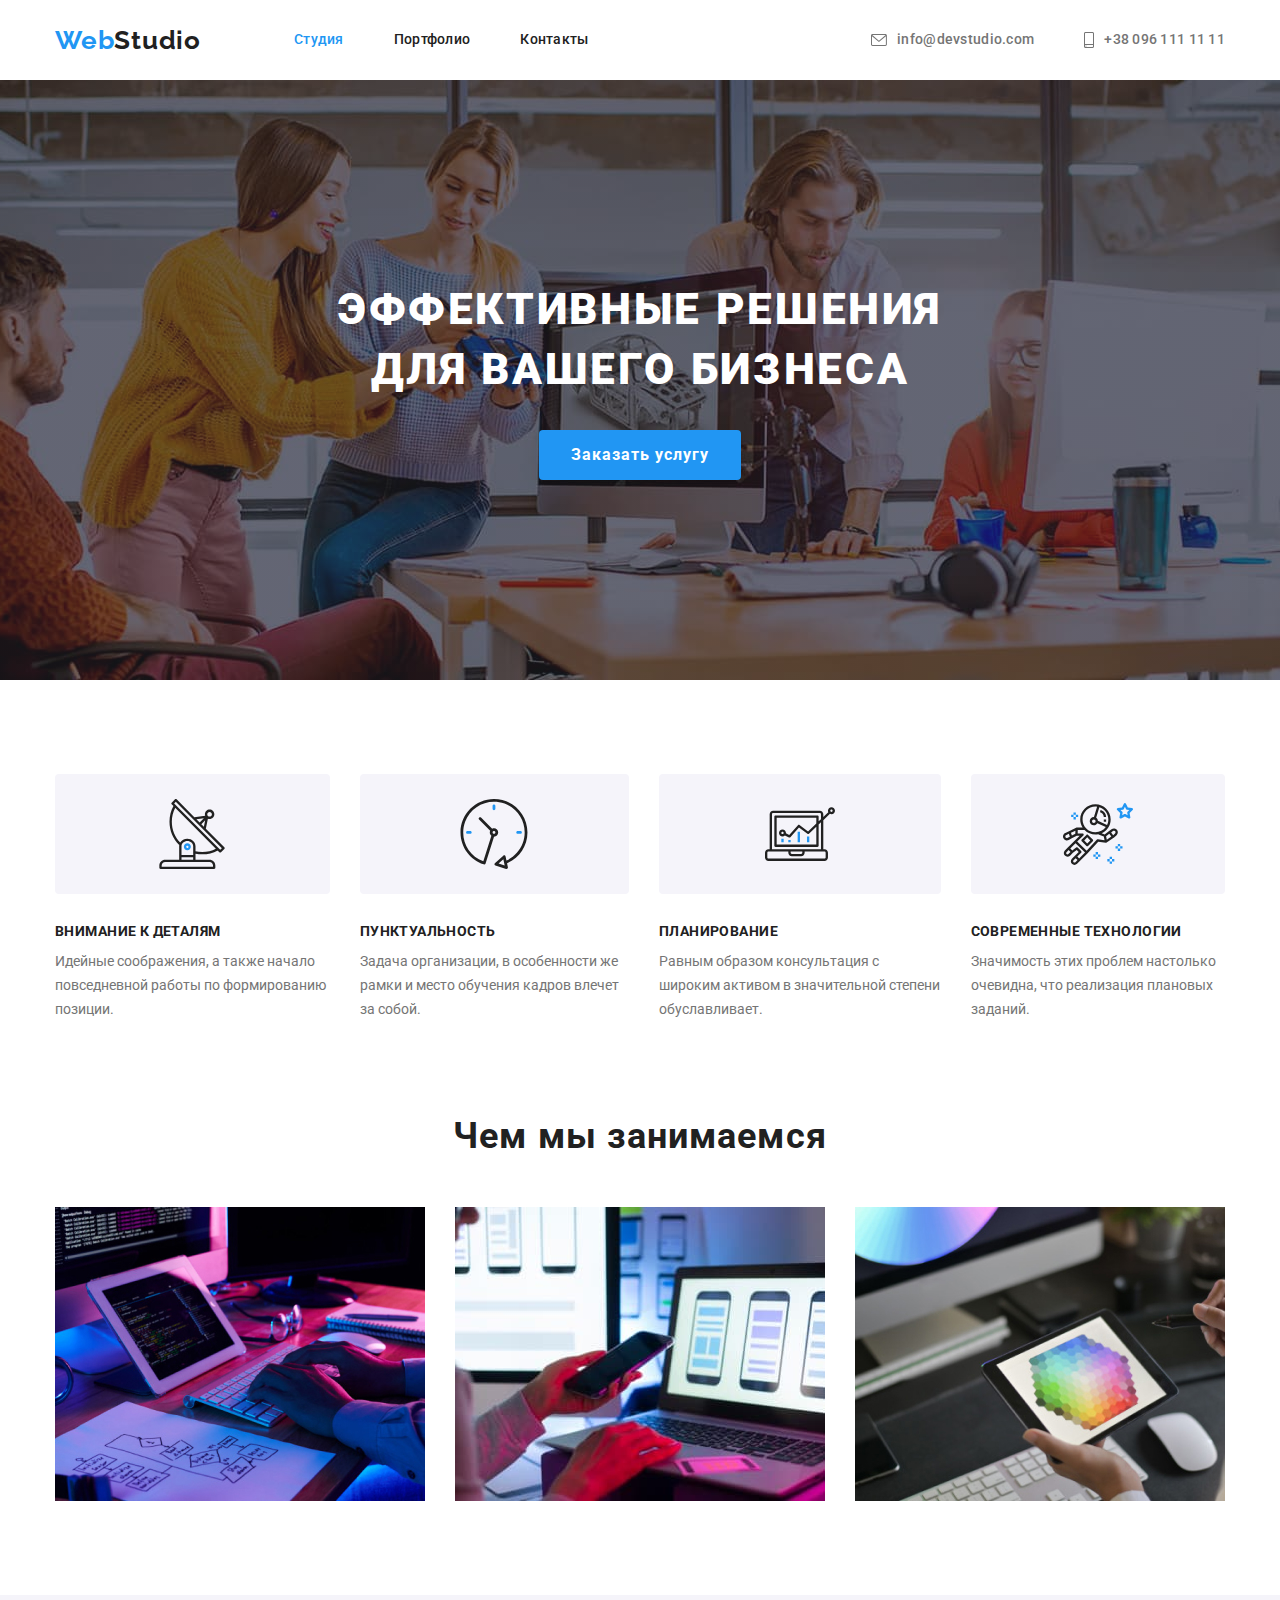
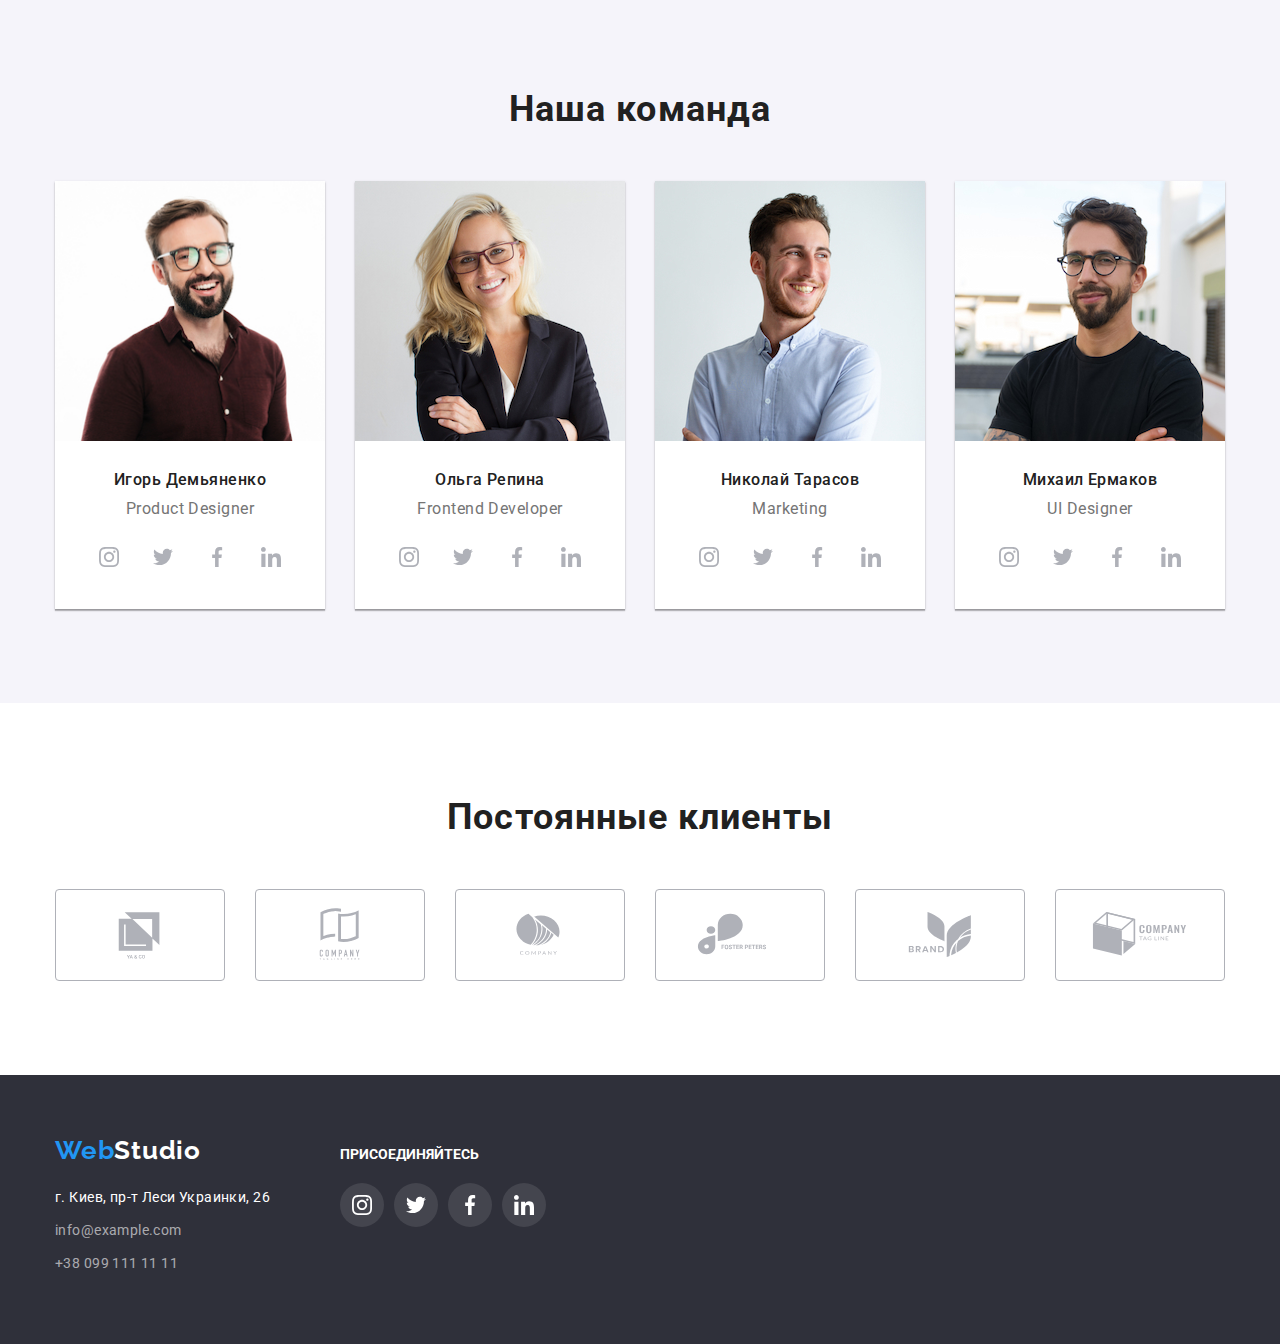
<file: index.html>
<!DOCTYPE html>
<html lang="ru">
  <head>
    <meta charset="UTF-8" />
    <meta http-equiv="X-UA-Compatible" content="IE=edge" />
    <meta name="viewport" content="width=device-width, initial-scale=1.0" />
    <title>WebStudio</title>
    <link
      href="https://fonts.googleapis.com/css2?family=Raleway:wght@700&family=Roboto:wght@400;500;700;900&display=swap"
      rel="stylesheet"
    />
    <link
      rel="stylesheet"
      href="https://cdnjs.cloudflare.com/ajax/libs/modern-normalize/1.1.0/modern-normalize.min.css"
    />
    <link rel="stylesheet" href="./css/styles.css" />
  </head>
  <body>
    <!--Шапка-->
    <header class="header">
      <div class="container main-info">
        <a href="./index.html" class="logo">Web<span class="studio-header">Studio</span></a>
        <nav>
          <ul class="site-nav list">
            <li class="item"><a href="" class="link current">Студия</a></li>
            <li class="item"><a href="./portfolio.html" class="link">Портфолио</a></li>
            <li class="item"><a href="" class="link">Контакты</a></li>
          </ul>
        </nav>
        <ul class="contacts-list list">
          <li class="item">
            <a href="mailto:info@devstudio.com" class="header-contacts link">
              <svg class="icon mail" width="16" height="12">
                <use href="./images/icons.svg#mail"></use>
              </svg>
              info@devstudio.com</a
            >
          </li>
          <li class="item">
            <a href="tel:+380961111111" class="link header-contacts">
              <svg class="icon phone" width="10" height="16">
                <use href="./images/icons.svg#icon-smartphone"></use>
              </svg>
              +38 096 111 11 11</a
            >
          </li>
        </ul>
      </div>
    </header>
    <!--Основа-->
    <main>
      <!--Основная часть-->
      <section class="hero overlay">
        <h1 class="hero-title">
          ЭФФЕКТИВНЫЕ РЕШЕНИЯ <br />
          ДЛЯ ВАШЕГО БИЗНЕСА
        </h1>
        <button type="button" class="button primary">Заказать услугу</button>
      </section>
      <!--Качества-->
      <section class="section-first">
        <div class="container">
          <h2 class="section-title visually-hidden">Перечень Преимуществ</h2>
          <ul class="features-list">
            <li class="features-item">
              <div class="features-thumb">
                <svg class="svg-main">
                  <use href="./images/icons.svg#icon-antenna"></use>
                </svg>
              </div>
              <h3 class="title-features">Внимание к деталям</h3>
              <p class="features-text">
                Идейные соображения, а также начало повседневной работы по формированию позиции.
              </p>
            </li>
            <li class="features-item">
              <div class="features-thumb">
                <svg class="svg-main">
                  <use href="./images/icons.svg#icon-clock"></use>
                </svg>
              </div>
              <h3 class="title-features">Пунктуальность</h3>
              <p class="features-text">
                Задача организации, в особенности же рамки и место обучения кадров влечет за собой.
              </p>
            </li>
            <li class="features-item">
              <div class="features-thumb">
                <svg class="svg-main">
                  <use href="./images/icons.svg#icon-diagram"></use>
                </svg>
              </div>
              <h3 class="title-features">Планирование</h3>
              <p class="features-text">
                Равным образом консультация с широким активом в значительной степени обуславливает.
              </p>
            </li>
            <li class="features-item">
              <div class="features-thumb">
                <svg class="svg-main">
                  <use href="./images/icons.svg#icon-astronaut"></use>
                </svg>
              </div>
              <h3 class="title-features">Современные технологии</h3>
              <p class="features-text">
                Значимость этих проблем настолько очевидна, что реализация плановых заданий.
              </p>
            </li>
          </ul>
        </div>
      </section>
      <!--Картинки-->
      <section class="section-second">
        <div class="container">
          <h2 class="section-title">Чем мы занимаемся</h2>
          <ul class="images-list list">
            <li class="picture-item">
              <img src="./images/logo2.jpg" alt="Набор текста на клавиатуре" width="370" />
            </li>
            <li class="picture-item">
              <img src="./images/logo1.jpg" alt="Работа за компьютером" width="370" />
            </li>
            <li class="picture-item">
              <img src="./images/logo3.jpg" alt="Работа за планшетом" width="370" />
            </li>
          </ul>
        </div>
      </section>
      <!--Состав команды-->
      <section class="team-section">
        <div class="container">
          <h2 class="section-title">Наша команда</h2>
          <ul class="team-list list">
            <li class="teammate">
              <img class="human" src="./images/photo1.jpg" alt="сотрудник1" width="270" />
              <div class="description">
                <h3 class="title">Игорь Демьяненко</h3>
                <p class="team-text">Product Designer</p>
                <ul class="team-soc-list list">
                  <li class="team-soc-item">
                    <a href="" class="team-soc-link link">
                      <svg class="team-soc-icon" width="20" height="20">
                        <use href="./images/icons.svg#instagram"></use>
                      </svg>
                    </a>
                  </li>
                  <li class="team-soc-item">
                    <a href="" class="team-soc-link link">
                      <svg class="team-soc-icon" width="20" height="20">
                        <use href="./images/icons.svg#twitter"></use>
                      </svg>
                    </a>
                  </li>
                  <li class="team-soc-item">
                    <a href="" class="team-soc-link link">
                      <svg class="team-soc-icon" width="20" height="20">
                        <use href="./images/icons.svg#facebook"></use>
                      </svg>
                    </a>
                  </li>
                  <li class="team-soc-item">
                    <a href="" class="team-soc-link link">
                      <svg class="team-soc-icon" width="20" height="20">
                        <use href="./images/icons.svg#linkedin"></use>
                      </svg>
                    </a>
                  </li>
                </ul>
              </div>
            </li>
            <li class="teammate">
              <img class="human" src="./images/photo2.jpg" alt="сотрудник2" width="270" />
              <div class="description">
                <h3 class="title">Ольга Репина</h3>
                <p class="team-text">Frontend Developer</p>
                <ul class="team-soc-list list">
                  <li class="team-soc-item">
                    <a href="" class="team-soc-link link">
                      <svg class="team-soc-icon" width="20" height="20">
                        <use href="./images/icons.svg#instagram"></use>
                      </svg>
                    </a>
                  </li>
                  <li class="team-soc-item">
                    <a href="" class="team-soc-link link">
                      <svg class="team-soc-icon" width="20" height="20">
                        <use href="./images/icons.svg#twitter"></use>
                      </svg>
                    </a>
                  </li>
                  <li class="team-soc-item">
                    <a href="" class="team-soc-link link">
                      <svg class="team-soc-icon" width="20" height="20">
                        <use href="./images/icons.svg#facebook"></use>
                      </svg>
                    </a>
                  </li>
                  <li class="team-soc-item">
                    <a href="" class="team-soc-link link">
                      <svg class="team-soc-icon" width="20" height="20">
                        <use href="./images/icons.svg#linkedin"></use>
                      </svg>
                    </a>
                  </li>
                </ul>
              </div>
            </li>
            <li class="teammate">
              <img class="human" src="./images/photo3.jpg" alt="сотрудник3" width="270" />
              <div class="description">
                <h3 class="title">Николай Тарасов</h3>
                <p class="team-text">Marketing</p>
                <ul class="team-soc-list list">
                  <li class="team-soc-item">
                    <a href="" class="team-soc-link link">
                      <svg class="team-soc-icon" width="20" height="20">
                        <use href="./images/icons.svg#instagram"></use>
                      </svg>
                    </a>
                  </li>
                  <li class="team-soc-item">
                    <a href="" class="team-soc-link link">
                      <svg class="team-soc-icon" width="20" height="20">
                        <use href="./images/icons.svg#twitter"></use>
                      </svg>
                    </a>
                  </li>
                  <li class="team-soc-item">
                    <a href="" class="team-soc-link link">
                      <svg class="team-soc-icon" width="20" height="20">
                        <use href="./images/icons.svg#facebook"></use>
                      </svg>
                    </a>
                  </li>
                  <li class="team-soc-item">
                    <a href="" class="team-soc-link link">
                      <svg class="team-soc-icon" width="20" height="20">
                        <use href="./images/icons.svg#linkedin"></use>
                      </svg>
                    </a>
                  </li>
                </ul>
              </div>
            </li>
            <li class="teammate">
              <img class="human" src="./images/photo4.jpg" alt="сотрудник4" width="270" />
              <div class="description">
                <h3 class="title">Михаил Ермаков</h3>
                <p class="team-text">UI Designer</p>
                <ul class="team-soc-list list">
                  <li class="team-soc-item">
                    <a href="" class="team-soc-link link">
                      <svg class="team-soc-icon" width="20" height="20">
                        <use href="./images/icons.svg#instagram"></use>
                      </svg>
                    </a>
                  </li>
                  <li class="team-soc-item">
                    <a href="" class="team-soc-link link">
                      <svg class="team-soc-icon" width="20" height="20">
                        <use href="./images/icons.svg#twitter"></use>
                      </svg>
                    </a>
                  </li>
                  <li class="team-soc-item">
                    <a href="" class="team-soc-link link">
                      <svg class="team-soc-icon" width="20" height="20">
                        <use href="./images/icons.svg#facebook"></use>
                      </svg>
                    </a>
                  </li>
                  <li class="team-soc-item">
                    <a href="" class="team-soc-link link">
                      <svg class="team-soc-icon" width="20" height="20">
                        <use href="./images/icons.svg#linkedin"></use>
                      </svg>
                    </a>
                  </li>
                </ul>
              </div>
            </li>
          </ul>
        </div>
      </section>
      <!--Клиенты-->
      <section class="clients">
        <div class="container">
          <h2 class="section-title">Постоянные клиенты</h2>
          <ul class="clients-list list">
            <li class="clients-item">
              <a href="" class="clients-link"
                ><svg class="clients-logo">
                  <use href="./images/icons.svg#icon-company1"></use></svg
              ></a>
            </li>
            <li class="clients-item">
              <a href="" class="clients-link"
                ><svg class="clients-logo">
                  <use href="./images/icons.svg#icon-Logo2"></use></svg
              ></a>
            </li>
            <li class="clients-item">
              <a href="" class="clients-link"
                ><svg class="clients-logo">
                  <use href="./images/icons.svg#icon-Logo3"></use></svg
              ></a>
            </li>
            <li class="clients-item">
              <a href="" class="clients-link"
                ><svg class="clients-logo">
                  <use href="./images/icons.svg#icon-Logo4"></use></svg
              ></a>
            </li>
            <li class="clients-item">
              <a href="" class="clients-link"
                ><svg class="clients-logo">
                  <use href="./images/icons.svg#icon-Logo5"></use></svg
              ></a>
            </li>
            <li class="clients-item">
              <a href="" class="clients-link"
                ><svg class="clients-logo">
                  <use href="./images/icons.svg#icon-Logo6"></use></svg
              ></a>
            </li>
          </ul>
        </div>
      </section>
    </main>
    <!--Футер-->
    <footer class="footer">
      <div class="container footer-socials">
        <div class="footer-address">
          <a href="./index.html" class="logo">Web<span class="studio-footer">Studio</span></a>
          <address class="address">
            <a
              href="http://bit.ly/3pXMvUd"
              target="_blank"
              class="location"
              rel="noopener noreferrer"
              >г. Киев, пр-т Леси Украинки, 26</a
            >
          </address>
          <ul class="footer-list">
            <li class="location-item">
              <a href="mailto:info@example.com" class="footer-contacts">info@example.com</a>
            </li>
            <li class="location-item">
              <a href="tel:+380991111111" class="footer-contacts">+38 099 111 11 11</a>
            </li>
          </ul>
        </div>
        <div class="join">
          <h2 class="join-title">Присоединяйтесь</h2>
          <ul class="socials list">
            <li class="social-item">
              <a class="social-link" href="">
                <svg class="social-icon">
                  <use href="./images/icons.svg#instagram"></use>
                </svg>
              </a>
            </li>
            <li class="social-item">
              <a class="social-link" href="">
                <svg class="social-icon">
                  <use href="./images/icons.svg#twitter"></use>
                </svg>
              </a>
            </li>
            <li class="social-item">
              <a class="social-link" href="">
                <svg class="social-icon">
                  <use href="./images/icons.svg#facebook"></use>
                </svg>
              </a>
            </li>
            <li class="social-item">
              <a class="social-link" href="">
                <svg class="social-icon">
                  <use href="./images/icons.svg#linkedin"></use>
                </svg>
              </a>
            </li>
          </ul>
        </div>
      </div>
    </footer>
  </body>
</html>
</file>
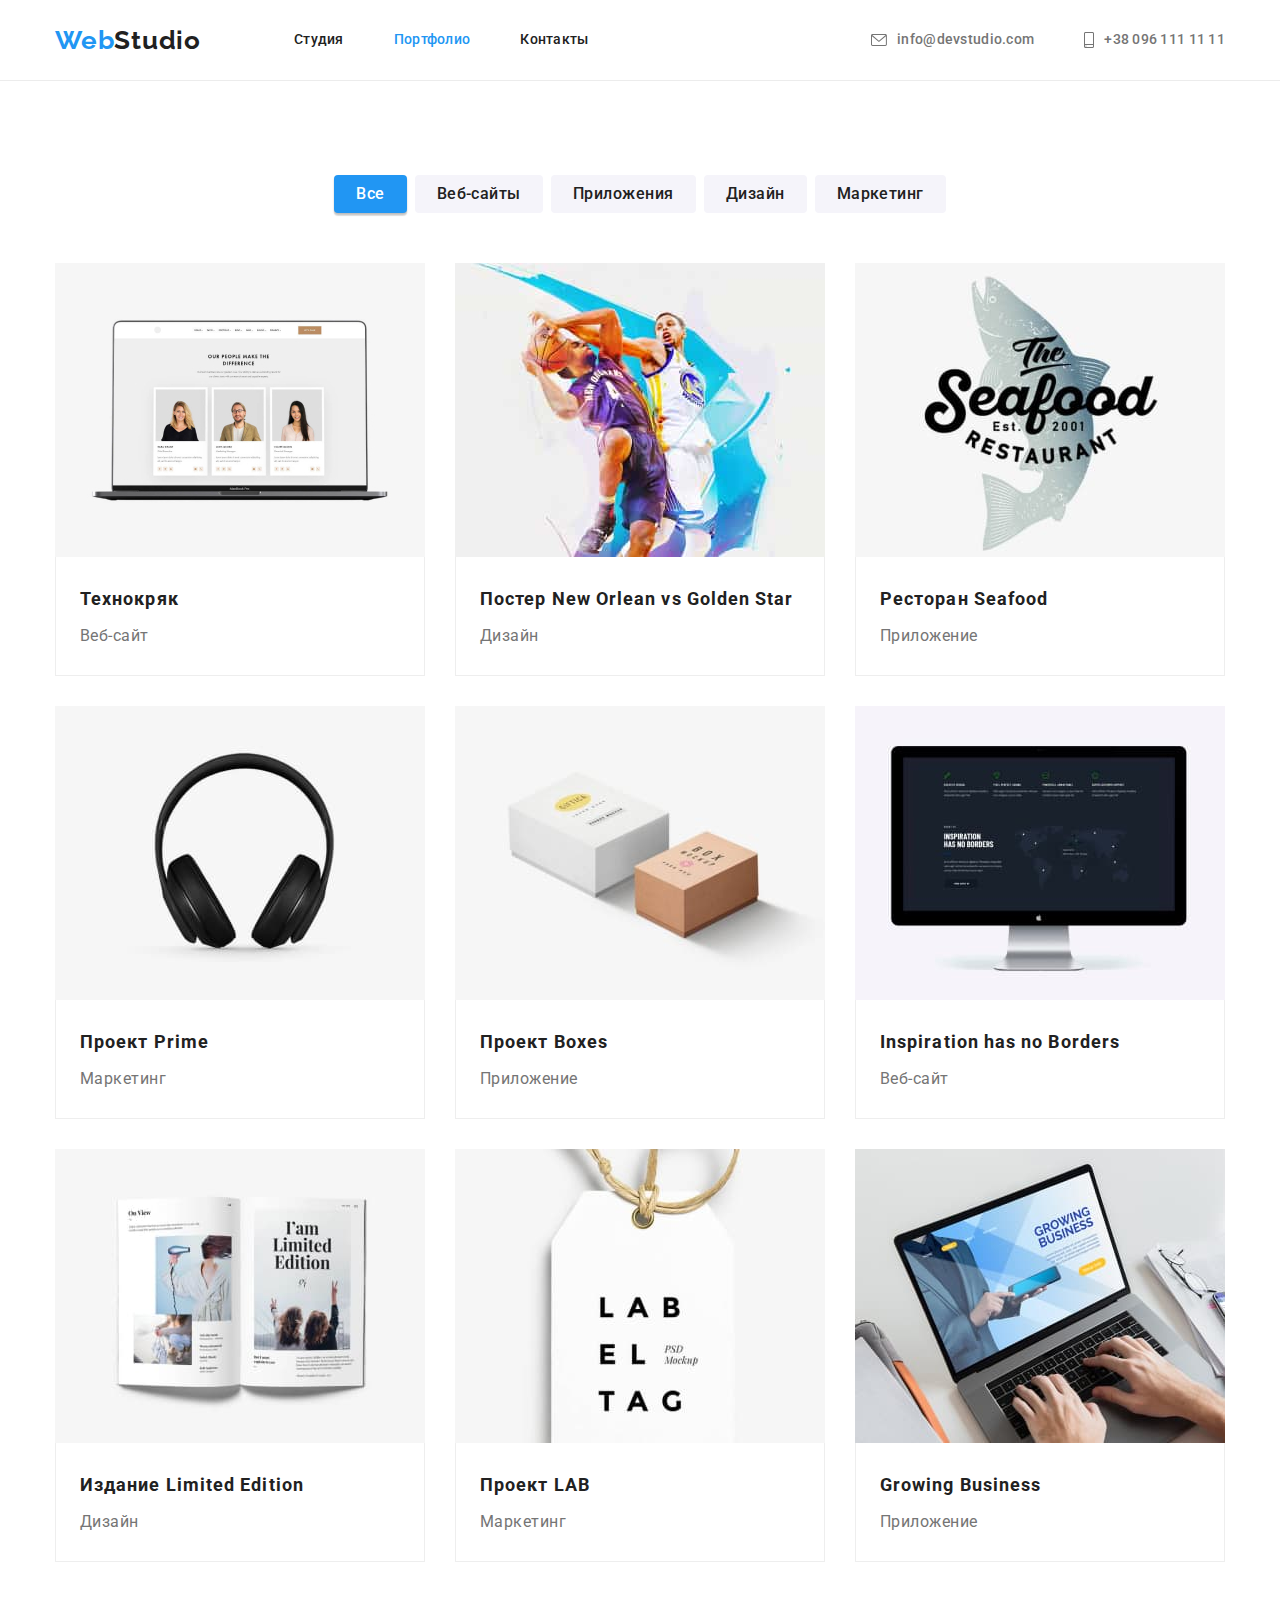
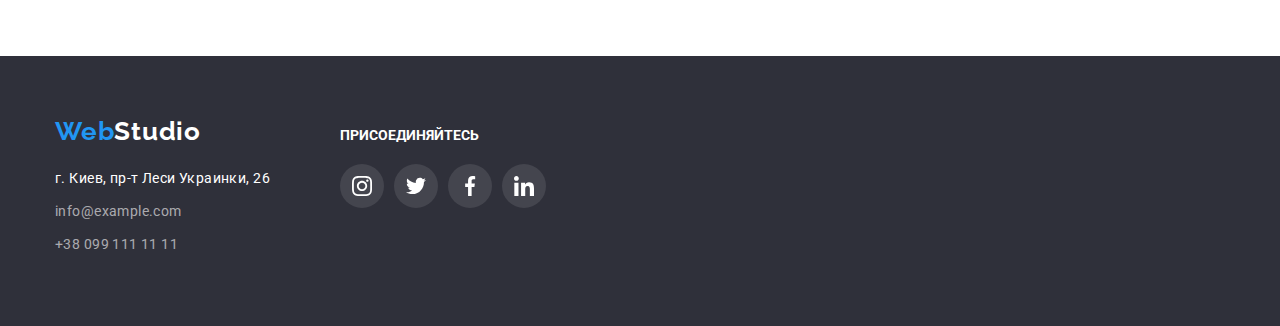
<file: portfolio.html>
<!DOCTYPE html>
<html lang="ru">
  <head>
    <meta charset="UTF-8" />
    <meta http-equiv="X-UA-Compatible" content="IE=edge" />
    <meta name="viewport" content="width=device-width, initial-scale=1.0" />
    <title>Портфолио</title>
    <link
      href="https://fonts.googleapis.com/css2?family=Raleway:wght@700&family=Roboto:wght@400;500;700;900&display=swap"
      rel="stylesheet"
    />
    <link
      rel="stylesheet"
      href="https://cdnjs.cloudflare.com/ajax/libs/modern-normalize/1.1.0/modern-normalize.min.css"
    />
    <link rel="stylesheet" href="./css/styles.css" />
  </head>
  <body>
    <!--Шапка-->
    <header class="portfolio-header header">
      <div class="container main-info">
        <a href="./index.html" class="logo">Web<span class="studio-header">Studio</span></a>
        <nav>
          <ul class="site-nav list">
            <li class="item"><a href="./index.html" class="link">Студия</a></li>
            <li class="item"><a href="./portfolio.html" class="link current">Портфолио</a></li>
            <li class="item"><a href="" class="link">Контакты</a></li>
          </ul>
        </nav>
        <ul class="contacts-list list">
          <li class="item">
            <a href="mailto:info@devstudio.com" class="link header-contacts">
              <svg class="icon mail" width="16" height="12">
                <use href="./images/icons.svg#mail"></use>
              </svg>
              info@devstudio.com</a
            >
          </li>
          <li class="item">
            <a href="tel:+380961111111" class="link header-contacts">
              <svg class="icon phone" width="10" height="16">
                <use href="./images/icons.svg#icon-smartphone"></use>
              </svg>
              +38 096 111 11 11</a
            >
          </li>
        </ul>
      </div>
    </header>
    <!-- Основная часть -->
    <main>
      <section class="portfolio-main">
        <div class="container">
          <h1 class="visually-hidden">Портфолио</h1>
          <ul class="button-list list">
            <li class="item"><button type="button" class="active button">Все</button></li>
            <li class="item"><button type="button" class="button">Веб-сайты</button></li>
            <li class="item"><button type="button" class="button">Приложения</button></li>
            <li class="item"><button type="button" class="button">Дизайн</button></li>
            <li class="item"><button type="button" class="button">Маркетинг</button></li>
          </ul>
          <ul class="images-container list">
            <li class="images-item">
              <img class="portfolio-logos" src="./images/port1.jpg" alt="ноутбук" width="370" />
              <div class="pictures-text">
                <h2 class="tech-title">Технокряк</h2>
                <p class="tech-text">Веб-сайт</p>
              </div>
            </li>
            <li class="images-item">
              <img
                class="portfolio-logos"
                src="./images/port2.jpg"
                alt="баскетболисты"
                width="370"
              />
              <div class="pictures-text">
                <h2 class="tech-title">Постер New Orlean vs Golden Star</h2>
                <p class="tech-text">Дизайн</p>
              </div>
            </li>
            <li class="images-item">
              <img class="portfolio-logos" src="./images/port3.jpg" alt="рыба" width="370" />
              <div class="pictures-text">
                <h2 class="tech-title">Ресторан Seafood</h2>
                <p class="tech-text">Приложение</p>
              </div>
            </li>
            <li class="images-item">
              <img class="portfolio-logos" src="./images/port4.jpg" alt="наушники" width="370" />
              <div class="pictures-text">
                <h2 class="tech-title">Проект Prime</h2>
                <p class="tech-text">Маркетинг</p>
              </div>
            </li>
            <li class="images-item">
              <img class="portfolio-logos" src="./images/port5.jpg" alt="коробки" width="370" />
              <div class="pictures-text">
                <h2 class="tech-title">Проект Boxes</h2>
                <p class="tech-text">Приложение</p>
              </div>
            </li>
            <li class="images-item">
              <img
                class="portfolio-logos"
                src="./images/port6.jpg"
                alt="компьютер-моноблок"
                width="370"
              />
              <div class="pictures-text">
                <h2 class="tech-title">Inspiration has no Borders</h2>
                <p class="tech-text">Веб-сайт</p>
              </div>
            </li>
            <li class="images-item">
              <img
                class="portfolio-logos"
                src="./images/port7.jpg"
                alt="раскрытая книга"
                width="370"
              />
              <div class="pictures-text">
                <h2 class="tech-title">Издание Limited Edition</h2>
                <p class="tech-text">Дизайн</p>
              </div>
            </li>
            <li class="images-item">
              <img class="portfolio-logos" src="./images/port8.jpg" alt="бирка" width="370" />
              <div class="pictures-text">
                <h2 class="tech-title">Проект LAB</h2>
                <p class="tech-text">Маркетинг</p>
              </div>
            </li>
            <li class="images-item">
              <img
                class="portfolio-logos"
                src="./images/port9.jpg"
                alt="работа за ноубуком"
                width="370"
              />
              <div class="pictures-text">
                <h2 class="tech-title">Growing Business</h2>
                <p class="tech-text">Приложение</p>
              </div>
            </li>
          </ul>
        </div>
      </section>
    </main>
    <!--Футер -->
    <footer class="footer">
      <div class="container footer-socials">
        <div class="footer-address">
          <a href="./index.html" class="logo">Web<span class="studio-footer">Studio</span></a>
          <address class="address">
            <a
              href="http://bit.ly/3pXMvUd"
              target="_blank"
              class="location"
              rel="noopener noreferrer"
              >г. Киев, пр-т Леси Украинки, 26</a
            >
          </address>
          <ul class="footer-list">
            <li class="location-item">
              <a href="mailto:info@example.com" class="footer-contacts">info@example.com</a>
            </li>
            <li class="location-item">
              <a href="tel:+380991111111" class="footer-contacts">+38 099 111 11 11</a>
            </li>
          </ul>
        </div>
        <div class="join">
          <h2 class="join-title">Присоединяйтесь</h2>
          <ul class="socials list">
            <li class="social-item">
              <a class="social-link" href="">
                <svg class="social-icon">
                  <use href="./images/icons.svg#instagram"></use>
                </svg>
              </a>
            </li>
            <li class="social-item">
              <a class="social-link" href="">
                <svg class="social-icon">
                  <use href="./images/icons.svg#twitter"></use>
                </svg>
              </a>
            </li>
            <li class="social-item">
              <a class="social-link" href="">
                <svg class="social-icon">
                  <use href="./images/icons.svg#facebook"></use>
                </svg>
              </a>
            </li>
            <li class="social-item">
              <a class="social-link" href="">
                <svg class="social-icon">
                  <use href="./images/icons.svg#linkedin"></use>
                </svg>
              </a>
            </li>
          </ul>
        </div>
      </div>
    </footer>
  </body>
</html>
</file>
<file: css/styles.css>
:root {
  --hero-text-color: #ffffff;
  --primary-text-color: rgba(117, 117, 117, 1);
  --title-text-color: #212121;
  --accent-color: #2196f3;
  --header-bg-color: #ffffff;
  --primary-bg-color: #e5e5e5;
  --second-bg-color: #2f303a;
  --third-bg-color: #f5f4fa;
}

html {
  box-sizing: border-box;
}

/* General */
body {
  color: var(--primary-text-color);
  font-family: Roboto, sans-serif;
  font-size: 14px;
}

div {
  display: block;
}

.link {
  text-decoration: none;
}

img {
  display: block;
}

.logo {
  display: block;

  font-family: 'Raleway', sans-serif;
  font-weight: 700;
  font-size: 26px;
  line-height: 1.19;
  letter-spacing: 0.03em;
  color: var(--accent-color);
  text-decoration: none;
}

.button:hover,
.button:focus {
  box-shadow: 0px 3px 1px rgba(0, 0, 0, 0.1), 0px 1px 2px rgba(0, 0, 0, 0.08),
    0px 2px 2px rgba(0, 0, 0, 0.12);
  background-color: var(--accent-color);
  color: var(--header-bg-color);
}

.header {
  color: var(--header-bg-color);
}

.header-contacts {
  display: flex;
  align-items: center;

  font-weight: 500;
  font-size: 14px;
  line-height: 1.14;
  letter-spacing: 0.02em;
  color: var(--primary-text-color);
}

.visually-hidden {
  position: absolute;
  width: 1px;
  height: 1px;
  margin: -1px;
  border: 0;
  padding: 0;
  white-space: nowrap;
  clip-path: inset(100%);
  clip: rect(0 0 0 0);
  overflow: hidden;
}

.footer-contacts:hover,
.footer-contacts:focus,
.header-contacts:hover,
.header-contacts:focus {
  color: var(--accent-color);
}

.list,
.team-list,
.features-list,
.footer-list {
  list-style: none;
  padding: 0;
  margin: 0;
}

h1 {
  font-weight: 900;
  font-size: 44px;
  line-height: 1.36;
  text-align: center;
  letter-spacing: 0.06em;
  text-transform: uppercase;
}

h2 {
  font-weight: 700;
  color: var(--title-text-color);
}

p,
h1,
h2,
h3,
h4,
h5,
h6 {
  margin: 0;
  padding: 0;
}

ul {
  margin: 0;
}

.container {
  margin-left: auto;
  margin-right: auto;
  width: 1200px;
  padding-left: 15px;
  padding-right: 15px;
}

.images-container {
  display: flex;
  flex-wrap: wrap;
}

.images-item {
  width: calc((100% - 60px) / 3);
  margin-right: 30px;
  margin-bottom: 30px;
}

.images-item:hover {
  box-shadow: 0px 1px 1px rgba(0, 0, 0, 0.12), 0px 4px 4px rgba(0, 0, 0, 0.06),
    1px 4px 6px rgba(0, 0, 0, 0.16);
}

.images-item:nth-child(3n) {
  margin-right: 0;
}

.images-item:nth-last-child(-n + 3) {
  margin-bottom: 0;
}

/* Studia */

/* Header */
.studio-header {
  color: var(--title-text-color);
}

/* Main Info */

.main-info {
  display: flex;
  align-items: center;
}

/* Site nav */
.site-nav {
  display: flex;
  margin-left: 93px;
}

.site-nav .item + .item {
  margin-left: 50px;
}

.site-nav .link {
  display: block;
  padding-top: 32px;
  padding-bottom: 32px;
  color: var(--title-text-color);
  font-weight: 500;
  font-size: 14px;
  line-height: 1.14;
  letter-spacing: 0.02em;
}

.site-nav .link:hover,
.site-nav .link:focus {
  color: var(--accent-color);
}

.site-nav .link.current {
  color: var(--accent-color);
}

/* Contacts-list */

.contacts-list {
  display: flex;
  margin-left: auto;
}

.contacts-list .header-contacts {
  fill: var(--primary-text-color);
}

.contacts-list .item + .item {
  margin-left: 50px;
}

.contacts-list .header-contacts:hover,
.contacts-list .header-contacts:focus {
  fill: var(--accent-color);
}

/* Hero */
.hero {
  background-color: var(--second-bg-color);
  text-align: center;
  padding: 200px 0;
}

.overlay {
  max-width: 1600px;
  min-height: 600px;
  margin-left: auto;
  margin-right: auto;
  background-image: linear-gradient(to right, rgba(47, 48, 58, 0.4), rgba(47, 48, 58, 0.4)),
    url(../images/hero-bg.jpg);
  background-repeat: no-repeat;
  background-position: center;
  background-size: cover;
}

.hero-title {
  color: var(--hero-text-color);
  margin: 0 auto 30px;
}

/* Features */

.features-list .title,
.title {
  color: var(--title-text-color);
}

.features-thumb {
  display: flex;
  margin-bottom: 30px;
  height: 120px;
  background-color: var(--third-bg-color);
  border-radius: 4px;
  align-items: center;
  justify-content: center;
}

.icon {
  margin-right: 10px;
  align-self: center;
}

.svg-main {
  width: 70px;
  height: 70px;
}

.features-list {
  display: flex;
}

.features-item:not(:last-child) {
  margin-right: 30px;
}

.features-item {
  width: calc((100%-90) / 4);
}

.title {
  margin-bottom: 10px;
  text-align: center;
  font-weight: 500;
  font-size: 16px;
  line-height: 1.18;
  letter-spacing: 0.03em;
}

.human {
  display: block;
}

.title-features {
  color: var(--title-text-color);
  font-weight: 700;
  font-size: 14px;
  line-height: 1.14;
  letter-spacing: 0.03em;
  text-transform: uppercase;
  margin-top: 0;
  margin-bottom: 10px;
}

.features-text {
  font-size: 14px;
  line-height: 1.71;
}

.team-text {
  padding-bottom: 16px;
  font-size: 16px;
  line-height: 1.18;
  letter-spacing: 0.03em;
  text-align: center;
}

/* Pictures */

.images-list {
  display: flex;
}

.picture-item {
  width: calc((100%-60) / 3);
}

.picture-item:not(:last-child) {
  margin-right: 30px;
}

.direction {
  display: flex;
  flex-direction: column;
}

/* Section */

.section-first {
  padding-top: 94px;
  padding-bottom: 94px;
}

.section-second {
  padding-bottom: 94px;
}

.section-title {
  color: var(--title-text-color);
  font-weight: 700;
  font-size: 36px;
  line-height: 1.16;
  text-align: center;
  letter-spacing: 0.03em;

  margin-bottom: 50px;
}

.team-section {
  background-color: var(--third-bg-color);
  padding-top: 94px;
  padding-bottom: 94px;
}

/* Team */

.team-list {
  display: flex;
}

.teammate {
  width: calc((100%-90) / 4);
  background-color: #ffffff;
  box-shadow: 0px 1px 3px rgba(0, 0, 0, 0.12), 0px 1px 1px rgba(0, 0, 0, 0.14),
    0px 2px 1px rgba(0, 0, 0, 0.2);
}

.teammate:not(:last-child) {
  margin-right: 30px;
}

.pictures-text {
  padding: 24px 24px;
  border-left: 1px solid #eeeeee;
  border-right: 1px solid #eeeeee;
  border-bottom: 1px solid #eeeeee;
}

.description {
  padding-top: 30px;
  padding-bottom: 30px;
}

.team-soc-list {
  display: flex;
  justify-content: center;
}

.team-soc-item {
  width: 44px;
  height: 44px;
  margin-left: 10px;
}

.team-soc-item:first-child {
  margin-left: 0;
}

.team-soc-link {
  display: flex;
  align-items: center;
  justify-content: center;
  width: 100%;
  height: 100%;
  border-radius: 50%;
  fill: #afb1b8;
}

.team-soc-link:hover,
.team-soc-link:focus {
  background-color: var(--accent-color);
  fill: var(--header-bg-color);
}

/* CLients */

.clients {
  padding-top: 94px;
  padding-bottom: 94px;
}

.clients-list {
  display: flex;
}

.clients-item:not(:last-child) {
  margin-right: 30px;
}

.clients-link {
  display: flex;
  width: 170px;
  height: 92px;
  justify-content: center;
  align-items: center;
  border-radius: 4px;
  border: 1px solid #afb1b8;
  fill: #afb1b8;
}

.clients-link:hover {
  border: 1px solid var(--accent-color);
}

.clients-logo {
  width: 106px;
  height: 60px;
}

.clients-link:hover {
  fill: var(--accent-color);
}

/* Studio-Button */

.button.primary {
  min-width: 200px;
  font-weight: 700;
  font-size: 16px;
  line-height: 1.87;
  align-items: center;
  text-align: center;
  letter-spacing: 0.06em;

  color: var(--hero-text-color);
  background-color: var(--accent-color);
  box-shadow: 0px 4px 4px rgba(0, 0, 0, 0.15);

  cursor: pointer;
  border-radius: 4px;
  padding: 10px 32px;
}

/* Portfolio */

.portfolio-header {
  border-bottom: 1px solid #ececec;
}

.portfolio-main {
  background-color: var(--header-bg-color);
  padding-top: 94px;
  padding-bottom: 94px;
}

.button-list {
  display: flex;
  justify-content: center;
  margin-bottom: 50px;
}

.button {
  display: inline-block;
  border: 0;
  font-family: inherit;
  color: var(--title-text-color);
  background-color: var(--third-bg-color);
  font-weight: 500;
  font-size: 16px;
  line-height: 1.62;
  text-align: center;
  letter-spacing: 0.03em;
  cursor: pointer;
  border-radius: 4px;
  padding: 6px 22px;
}

.active {
  box-shadow: 0px 3px 1px rgba(0, 0, 0, 0.1), 0px 1px 2px rgba(0, 0, 0, 0.08),
    0px 2px 2px rgba(0, 0, 0, 0.12);
  color: #ffffff;
  background-color: #2196f3;
}

.button-list .item + .item {
  margin-left: 8px;
}

.button-list {
  display: flex;
  justify-content: center;
  margin-bottom: 50px;
}

.tech-title {
  margin-bottom: 4px;

  font-weight: 700;
  font-size: 18px;
  line-height: 2;
  letter-spacing: 0.06em;
  color: var(--title-text-color);
}

.tech-text {
  margin-bottom: 0;
  margin-top: 0;
  font-size: 16px;
  line-height: 1.88;
  letter-spacing: 0.03em;
  color: var(--primary-text-color);
}

/* Footer */

.footer-contacts {
  color: rgba(255, 255, 255, 0.6);
  font-style: normal;
  font-size: 14px;
  line-height: 1.71;
  letter-spacing: 0.03em;
  text-decoration: none;
}

.footer-address {
  margin-right: 70px;
}

.studio-footer {
  color: var(--hero-text-color);
}

.footer {
  background-color: var(--second-bg-color);
  padding-top: 60px;
  padding-bottom: 60px;
}

.location {
  display: inline-block;
  margin-top: 20px;
  margin-bottom: 9px;
  color: var(--header-bg-color);
  font-style: normal;
  font-size: 14px;
  line-height: 1.71;
  letter-spacing: 0.03em;
  text-decoration: none;
}

.container > .logo-item {
  display: inline-block;
  margin-bottom: 20px;
}

.container > .logo {
  display: inline-block;
}

.location-item {
  margin-bottom: 9px;
}

.join-title {
  margin-bottom: 20px;
  font-weight: 700;
  line-height: 1.14;
  font-size: 14px;
  text-transform: uppercase;
  color: var(--header-bg-color);
}

.socials {
  display: flex;
}

.footer-socials {
  display: flex;
  align-items: baseline;
}

.socials .social-item + .social-item {
  margin-left: 10px;
}

.social-link {
  display: flex;
  align-items: center;
  justify-content: center;
  width: 44px;
  height: 44px;
  border-radius: 50%;
  background-color: rgba(255, 255, 255, 0.1);
}

.social-link:hover {
  background-color: var(--accent-color);
  fill: var(--header-bg-color);
}

.social-icon {
  width: 20px;
  height: 20px;
  fill: var(--hero-text-color);
}
</file>
